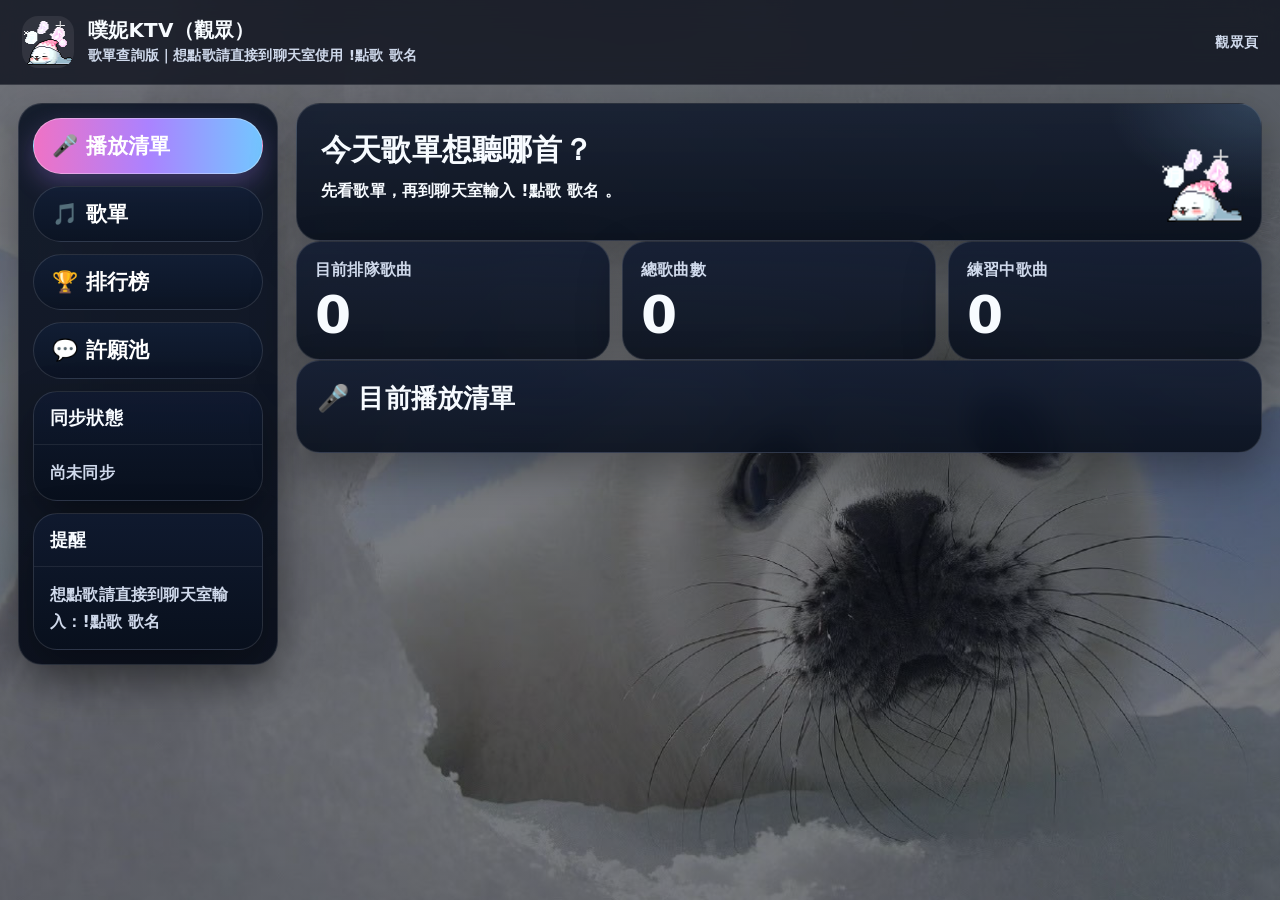
<file: index.html>
<!doctype html>
<html lang="zh-Hant">
<head>
  <meta charset="utf-8" />
  <meta http-equiv="refresh" content="0; url=./audience.html" />
  <meta name="viewport" content="width=device-width,initial-scale=1" />
  <title>噗妮KTV</title>
<link rel="preconnect" href="https://fonts.googleapis.com">
<link rel="preconnect" href="https://fonts.gstatic.com" crossorigin>
<link href="https://fonts.googleapis.com/css2?family=Noto+Sans+TC:wght@400;500;700;900&display=swap" rel="stylesheet">
</head>
<body>
  Redirecting… <a href="./audience.html">觀眾頁</a>
</body>
</html>
</file>
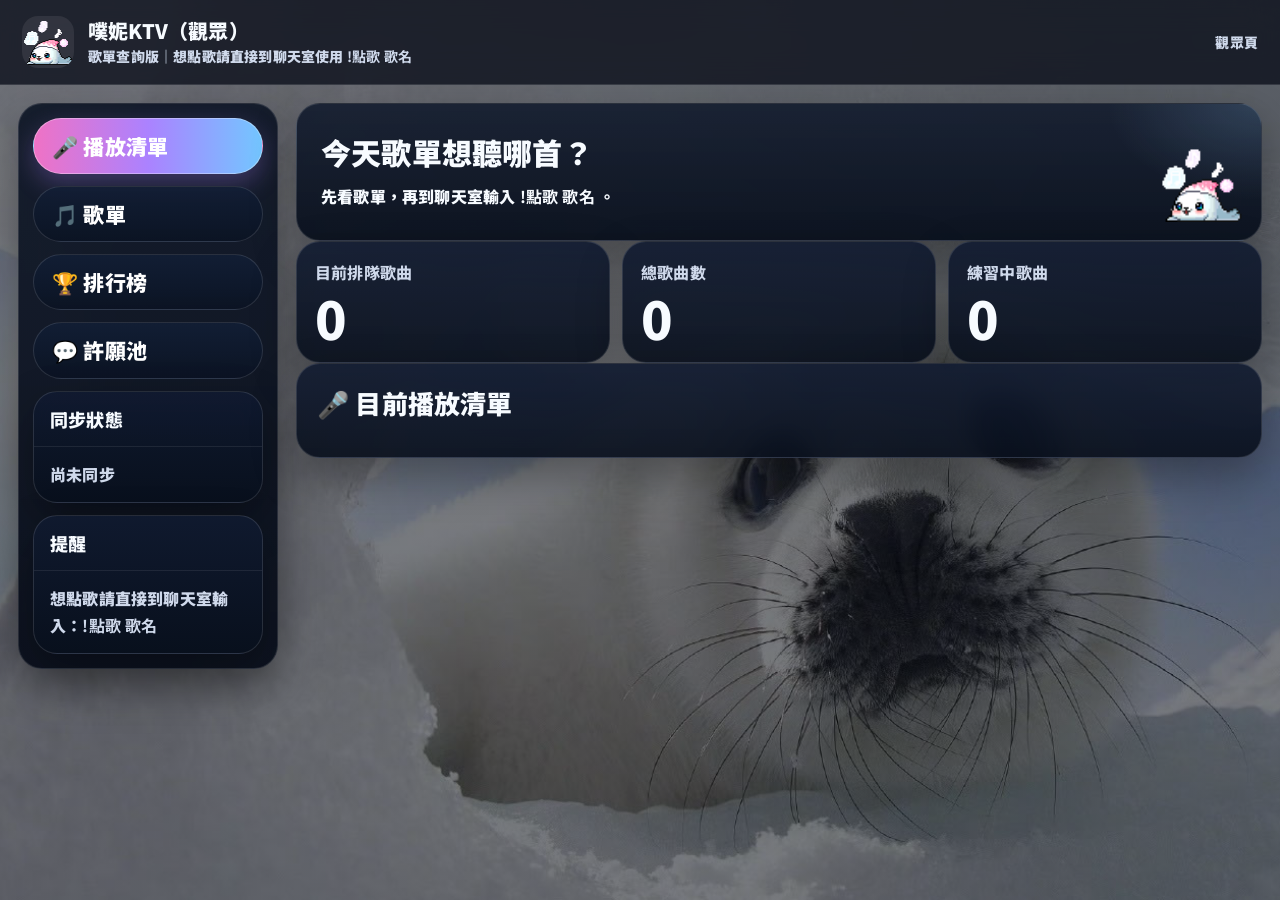
<file: audience.html>
<!doctype html>
<html lang="zh-Hant">
<head>
  <meta charset="utf-8" />
  <meta name="viewport" content="width=device-width,initial-scale=1" />
  <title>噗妮KTV（觀眾）</title>
  <link rel="stylesheet" href="styles.css?v=20260312a" />
<link rel="preconnect" href="https://fonts.googleapis.com">
<link rel="preconnect" href="https://fonts.gstatic.com" crossorigin>
<link href="https://fonts.googleapis.com/css2?family=Noto+Sans+TC:wght@400;500;700;900&display=swap" rel="stylesheet">
</head>
<body class="audience-page">
  <header class="topbar">
    <div class="brand">
      <div class="logo"><img src="cute.gif" alt="cute" /></div>
      <div>
        <div class="title">噗妮KTV（觀眾）</div>
        <div class="subtitle">歌單查詢版｜想點歌請直接到聊天室使用 <b>!點歌 歌名</b></div>
      </div>
    </div>
    <div class="subtitle">觀眾頁</div>
  </header>

  <main class="layout">
    <aside class="sidebar">
      <button class="nav active" data-page="queue">🎤 播放清單</button>
      <button class="nav" data-page="songs">🎵 歌單</button>
      <button class="nav" data-page="leaderboard">🏆 排行榜</button>
      <button class="nav" data-page="wish">💬 許願池</button>

      <div class="panel">
        <div class="panel-title">同步狀態</div>
        <div class="panel-body" id="syncStatus">尚未同步</div>
      </div>

      <div class="panel">
        <div class="panel-title">提醒</div>
        <div class="panel-body">想點歌請直接到聊天室輸入：<b>!點歌 歌名</b></div>
      </div>
    </aside>

    <section class="content">
      <div class="section-shell">
        <div class="page" id="page-queue">
          <div class="hero">
            <h2>今天歌單想聽哪首？</h2>
            <p>先看歌單，再到聊天室輸入 <b>!點歌 歌名 </b>。</p>
          </div>

          <div class="stats-row">
            <div class="stat-card">
              <div class="stat-label">目前排隊歌曲</div>
              <div class="stat-value" id="statQueue">0</div>
            </div>
            <div class="stat-card">
              <div class="stat-label">總歌曲數</div>
              <div class="stat-value" id="statSongs">0</div>
            </div>
            <div class="stat-card">
              <div class="stat-label">練習中歌曲</div>
              <div class="stat-value" id="statPractice">0</div>
            </div>
          </div>

          <div class="card audience-queue-card">
            <div class="card-h">🎤 目前播放清單</div>
            <div id="homeQueue" class="list scroll-list home-queue audience-home-queue"></div>
          </div>
        </div>

        <div class="page hidden" id="page-songs">
          <div class="hero">
            <h2>歌單</h2>
            <p>支援分類與關鍵字搜尋。</p>
          </div>

          <div class="toolbar">
            <div class="search">
              <input id="songSearch" placeholder="搜尋歌名 / 歌手 / 子標籤" />
              <button id="songSearchBtn" class="btn btn-primary">搜尋</button>
              <button id="toggleCats" class="btn">顯示 / 隱藏 分類</button>
            </div>
          </div>

          <div id="catPanel" class="category-wrap">
            <div class="panel-title simple">分類</div>
            <div id="mainCatChips" class="chip-grid"></div>
            <div id="catChips" class="chip-grid mt12"></div>
          </div>

          <div id="songGrid" class="song-grid"></div>
        </div>

        <div class="page hidden" id="page-leaderboard">
          <div class="hero">
            <h2>熱門排行榜</h2>
            <p>依播放次數排序。</p>
          </div>

          <div id="leaderboardList" class="song-grid"></div>
          <div id="leaderboardPager" class="pager"></div>
        </div>

        <div class="page hidden" id="page-wish">
          <div class="hero">
            <h2>許願池</h2>
            <p>不在歌單裡的歌，可以先丟進許願池給主播看。</p>
          </div>

          <div class="card">
            <div class="card-h">💗 新增許願</div>
            <form id="wishForm" class="wish-inline-form">
              <input id="wishSong" placeholder="輸入想許願的歌名" />
              <input id="wishUser" placeholder="你的名字 / 暱稱（可空白）" />
              <button class="btn btn-primary" type="submit">送出到許願池</button>
            </form>
            <div id="wishMsg" class="note-text mt12"></div>
          </div>

          <div class="card">
            <div class="card-h">📮 最近許願</div>
            <div id="wishList" class="list scroll-list"></div>
          </div>
        </div>
      </div>
    </section>
  </main>

<script src="common.js?v=20260325b"></script>
<script src="audience.js?v=20260325b"></script>
</body>
</html>
</file>
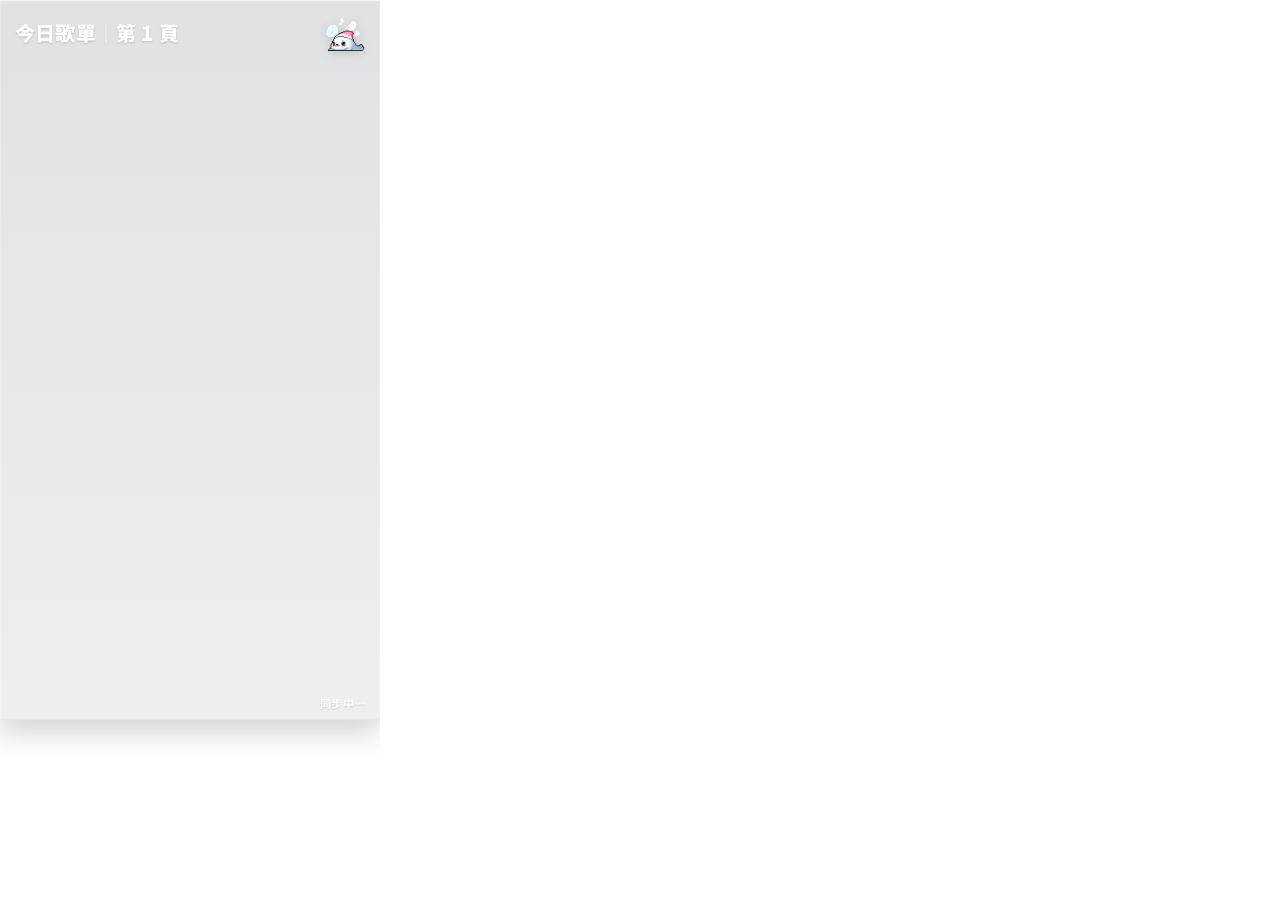
<file: obs.html>
<!doctype html>
<html lang="zh-Hant">
<head>
  <meta charset="utf-8" />
  <meta name="viewport" content="width=device-width,initial-scale=1" />
  <title>噗妮KTV OBS</title>
  <link rel="stylesheet" href="styles.css?v=20260312-stable" />
<link rel="preconnect" href="https://fonts.googleapis.com">
<link rel="preconnect" href="https://fonts.gstatic.com" crossorigin>
<link href="https://fonts.googleapis.com/css2?family=Noto+Sans+TC:wght@400;500;700;900&display=swap" rel="stylesheet">
  <style>
    html, body {
      width: 380px;
      height: 720px;
      overflow: hidden;
    }

    body.obs-body {
      margin: 0;
      background: transparent;
    }

    .obs-root.fixed-obs {
      width: 380px;
      height: 720px;
      padding: 0;
      min-height: 720px;
    }

    .obs-card.fixed-obs-card {
      width: 380px;
      height: 720px;
      min-height: 720px;
      padding: 12px 14px 8px;
      border-radius: 0;
      display: grid;
      grid-template-rows: auto 1fr auto;
      background: linear-gradient(180deg, rgba(132,136,146,.25), rgba(188,190,195,.25));
      border: 1px solid rgba(255,255,255,.22);
      box-shadow:
        inset 0 1px 0 rgba(255,255,255,.18),
        0 12px 28px rgba(0,0,0,.18);
      backdrop-filter: blur(10px);
    }

    .obs-head.fixed-obs-head {
      display: flex;
      align-items: center;
      justify-content: space-between;
      gap: 12px;
      margin-bottom: 6px;
      font-size: 20px;
      line-height: 1.2;
      font-weight: 900;
      color: #fff;
      text-shadow: 0 1px 2px rgba(0,0,0,.18);
    }

    .obs-head-title {
      display: inline-flex;
      align-items: center;
      gap: 6px;
      padding: 0;
      background: transparent;
      box-shadow: none;
    }

    .obs-head .cute {
      width: 40px;
      height: 40px;
      object-fit: contain;
      filter: drop-shadow(0 2px 5px rgba(0,0,0,.15));
      flex: 0 0 auto;
    }

    .obs-list.fixed-obs-list {
      display: flex;
      flex-direction: column;
      gap: 6px;
      min-height: 0;
      overflow: hidden;
    }

    .obs-item.fixed-obs-item {
      display: grid;
      grid-template-columns: 38px minmax(0,1fr) 100px;
      align-items: center;
      gap: 8px;
      min-height: 28px;
      height: 28px;
      padding: 0 10px;
      border-radius: 14px;
      background: linear-gradient(90deg, rgba(76,84,103,.82), rgba(111,120,140,.62));
      border: 1px solid rgba(255,255,255,.16);
      box-shadow: inset 0 1px 0 rgba(255,255,255,.08);
    }

    .obs-item.fixed-obs-item.is-current {
      background: linear-gradient(90deg, rgba(241,110,194,.95), rgba(160,128,248,.94), rgba(111,194,250,.92));
      border-color: rgba(255,255,255,.28);
      box-shadow: 0 10px 26px rgba(0,0,0,.14);
    }

    .obs-item.fixed-obs-item.is-empty,
    .obs-item.fixed-obs-item.is-error {
      grid-template-columns: 1fr;
      height: auto;
      min-height: 52px;
      padding: 12px 14px;
    }

    .obs-num.fixed-obs-num {
      display: flex;
      align-items: center;
      justify-content: center;
      width: 26px;
      height: 26px;
      border-radius: 10px;
      font-size: 13px;
      font-weight: 900;
      color: #fff;
      background: rgba(255,255,255,.12);
    }

    .obs-item.is-current .obs-num.fixed-obs-num {
      background: rgba(255,255,255,.18);
    }

    .obs-main.fixed-obs-main,
    .obs-side.fixed-obs-side {
      min-width: 0;
    }

    .obs-title.fixed-obs-title {
      font-size: 14px;
      line-height: 1;
      font-weight: 900;
      color: #fff;
      white-space: nowrap;
      overflow: hidden;
      text-overflow: ellipsis;
      text-shadow: 0 1px 1px rgba(0,0,0,.18);
    }

    .obs-meta.fixed-obs-meta {
      font-size: 11px;
      line-height: 1;
      color: rgba(255,255,255,.95);
      white-space: nowrap;
      overflow: hidden;
      text-overflow: ellipsis;
      text-align: right;
    }

    .obs-status.fixed-obs-status {
      margin-top: 4px;
      text-align: right;
      font-size: 11px;
      color: rgba(255,255,255,.9);
      text-shadow: 0 1px 1px rgba(0,0,0,.14);
    }
  </style>
</head>
<body class="obs-body">
  <div class="obs-root fixed-obs">
    <div class="obs-card fixed-obs-card">
      <div id="header" class="obs-head fixed-obs-head"></div>
      <div id="list" class="obs-list fixed-obs-list"></div>
      <div id="syncText" class="obs-status fixed-obs-status">同步中…</div>
    </div>
  </div>

  <script src="common.js?v=20260312a"></script>
  <script src="obs.js?v=20260312-stable"></script>
</body>
</html>
</file>
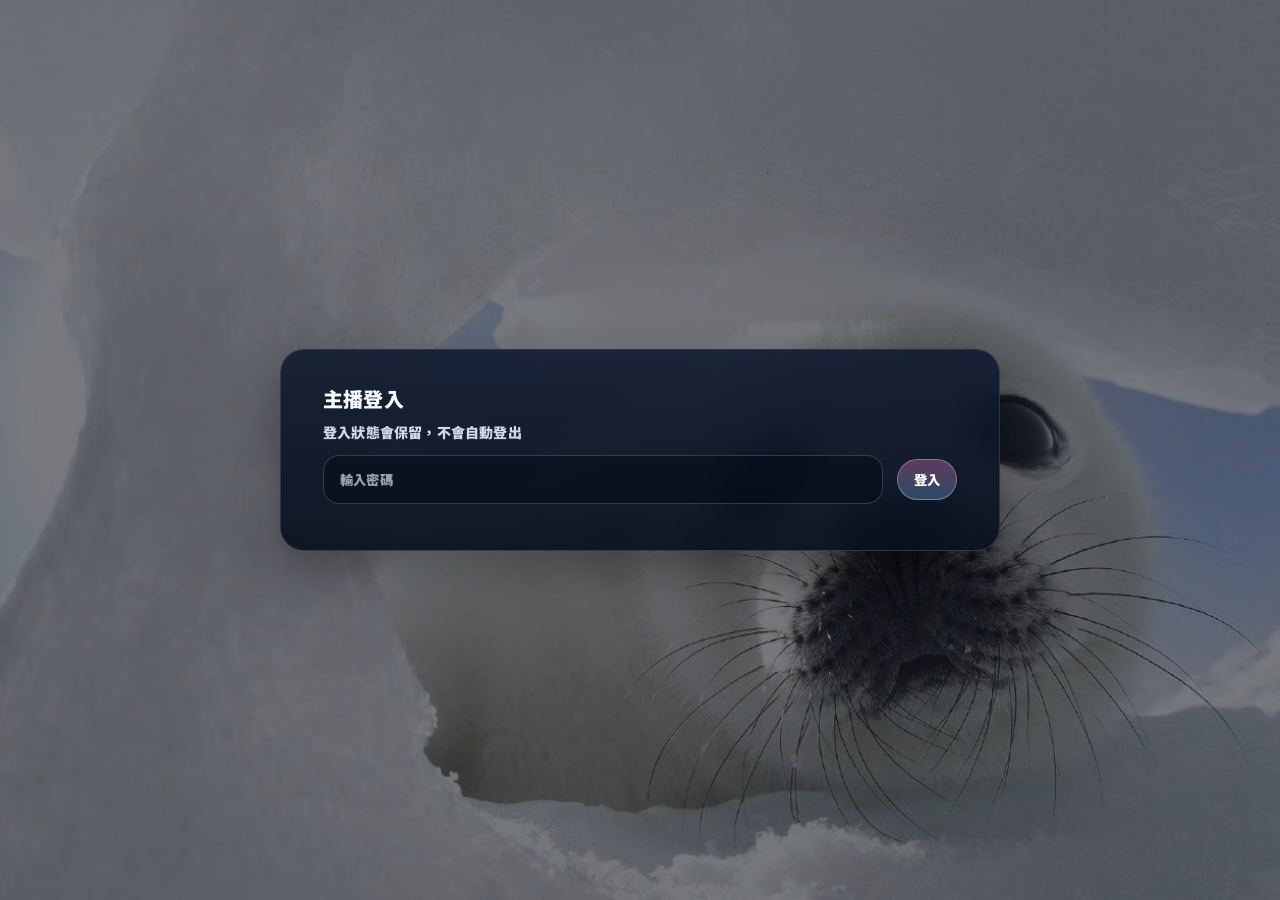
<file: streamer.html>
<!doctype html>
<html lang="zh-Hant">
<head>
  <meta charset="utf-8" />
  <meta name="viewport" content="width=device-width,initial-scale=1" />
  <title>噗妮KTV（主播）</title>
  <link rel="stylesheet" href="styles.css?v=20260312-stable" />
<link rel="preconnect" href="https://fonts.googleapis.com">
<link rel="preconnect" href="https://fonts.gstatic.com" crossorigin>
<link href="https://fonts.googleapis.com/css2?family=Noto+Sans+TC:wght@400;500;700;900&display=swap" rel="stylesheet">
</head>
<body class="streamer-page">
<div id="gate" class="gate">
  <div class="gate-card">
    <div class="title">主播登入</div>
    <div class="subtitle" style="margin-top:8px;">登入狀態會保留，不會自動登出</div>
    <div class="gate-row" style="margin-top:12px;">
      <input id="pw" placeholder="輸入密碼" type="password" />
      <button id="loginBtn" class="btn btn-primary">登入</button>
    </div>
    <div id="gateMsg" class="note-text mt12"></div>
  </div>
</div>

<div id="app" style="display:none">
  <header class="topbar">
    <div class="brand">
      <div class="logo logo-image-wrap"><img src="streamer-logo.png" alt="主播頭像" class="logo-image" /></div>
      <div>
        <div class="title">噗妮KTV（主播）</div>
        <div class="subtitle">直播操作台｜Queue、歌單、OBS、許願池一次管理</div>
      </div>
    </div>
    <div class="topbar-right">
      <div class="subtitle">主播頁</div>
      <button id="logoutBtn" class="btn btn-mini">登出</button>
    </div>
  </header>

  <main class="layout">
    <aside class="sidebar">
      <button class="nav active" data-page="queue">🎤 播放清單</button>
      <button class="nav" data-page="songs">🎵 歌單</button>
      <button class="nav" data-page="leaderboard">🏆 排行榜</button>
      <button class="nav" data-page="wish">💬 許願池</button>
      <div class="panel">
        <div class="panel-title">同步狀態</div>
        <div class="panel-body" id="syncStatus">尚未同步</div>
      </div>
      <div class="panel">
        <div class="panel-title">一鍵 +1 操作紀錄</div>
        <div class="panel-body" id="bulkActionLog" style="max-height:220px; overflow:auto; white-space:pre-wrap; word-break:break-word; font-size:12px; line-height:1.5;">尚無紀錄</div>
      </div>
    </aside>

    <section class="content">
      <div class="section-shell">
        <div class="page" id="page-queue">
          <div class="hero"><h2>主播播放清單</h2><p>左邊直接管理 Queue，右邊可設定播放清單上限與複製 OBS 來源。</p></div>
          <div class="queue-obs-grid">
            <div class="card queue-card">
              <div class="queue-card-head">
                <div>
                  <div class="card-h">🎤 播放清單（Queue）</div>
                  <div class="note-text queue-head-note">第一首就是目前播放。單首可設定現在播放、上下移動、單首 +1、移除。</div>
                </div>
                <div class="bulk-actions">
                  <button id="bulkPlayedBtn" class="btn btn-primary btn-mini" type="button">一鍵全部 +1</button>
                  <button id="bulkRemoveBtn" class="btn btn-danger btn-mini" type="button">一鍵全部刪除</button>
                </div>
              </div>
              <div id="queueList" class="list scroll-list queue-scroll"></div>
            </div>

            <div class="card obs-side-card">
              <div class="card-h">🟪 OBS Browser Source</div>
              <div class="note-text">下方按鈕目前會控制播放清單總上限，Nightbot 點歌、主播手動加歌都會一起受限。</div>
              <div class="obs-setting-row">
                <div class="obs-setting-label">播放清單上限</div>
                <div class="chip-grid" id="obsLimitControls"></div>
              </div>

              <div class="mini-obs-preview">
                <div class="mini-obs-title">OBS 頁面 1（來源網址）</div>
                <div class="obs-link-box mono" id="obsUrl1"></div>
                <div class="obs-url-actions">
                  <button id="copyObsUrlBtn1" class="btn btn-primary" type="button">複製 OBS Source 1</button>
                  <button id="openObsUrlBtn1" class="btn" type="button">開啟 OBS 頁面 1</button>
                  <span id="copyObsMsg1" class="note-text"></span>
                </div>
              </div>

              <div class="mini-obs-preview" style="margin-top:16px;">
                <div class="mini-obs-title">OBS 頁面 2（來源網址）</div>
                <div class="obs-link-box mono" id="obsUrl2"></div>
                <div class="obs-url-actions">
                  <button id="copyObsUrlBtn2" class="btn btn-primary" type="button">複製 OBS Source 2</button>
                  <button id="openObsUrlBtn2" class="btn" type="button">開啟 OBS 頁面 2</button>
                  <span id="copyObsMsg2" class="note-text"></span>
                </div>
              </div>
            </div>
          </div>
        </div>

        <div class="page hidden" id="page-songs">
          <div class="hero"><h2>歌單</h2><p>支援分類與搜尋，點一下就能加入 Queue。</p></div>
          <div class="toolbar"><div class="search"><input id="songSearch" placeholder="搜尋歌名 / 歌手 / 子標籤" /><button id="songSearchBtn" class="btn btn-primary">搜尋</button><button id="toggleCats" class="btn">顯示 / 隱藏 分類</button></div></div>
          <div id="catPanel" class="category-wrap"><div class="panel-title simple">分類</div><div id="mainCatChips" class="chip-grid"></div><div id="catChips" class="chip-grid mt12"></div></div>
          <div id="songGrid" class="song-grid"></div>
        </div>

        <div class="page hidden" id="page-leaderboard">
          <div class="hero"><h2>熱門排行榜</h2><p>依播放次數排序，可直接加入 Queue。</p></div>
          <div id="leaderboardList" class="song-grid"></div>
          <div id="leaderboardPager" class="pager"></div>
        </div>

        <div class="page hidden" id="page-wish">
          <div class="hero"><h2>許願池管理</h2><p>這裡會顯示觀眾的許願歌曲，主播可以查看與刪除。</p></div>
          <div class="card">
            <div class="card-h">💬 許願池</div>
            <div id="wishList" class="list scroll-list"></div>
          </div>
        </div>
      </div>
    </section>
  </main>
</div>

<script src="common.js?v=20260325c"></script>
<script src="streamer.js?v=20260325d"></script>
</body>
</html>
</file>
<file: styles.css>
:root{
  --bg:#0a1221;
  --bg2:#111b31;
  --line:rgba(255,255,255,.12);
  --line-strong:rgba(255,255,255,.24);
  --text:#f7fbff;
  --muted:#cfd9eb;
  --shadow:0 18px 45px rgba(0,0,0,.32);
  --radius-xl:24px;
}

*{box-sizing:border-box}

html,body,
button,input,select,textarea{
  margin:0;
  padding:0;
  color:var(--text);
  font-family:
    "Noto Sans TC",
    "Microsoft JhengHei",
    "PingFang TC",
    sans-serif;
}

body{
font-weight:700;
  min-height:100vh;
  background:
    linear-gradient(rgba(7,11,20,.55),rgba(7,11,20,.55)),
    url('./bg.jpg') center/cover fixed no-repeat;
}

.hidden{display:none!important}
.mt12{margin-top:12px}
.simple{padding:0 0 12px;border:none}
.mono{font-family:ui-monospace,Consolas,monospace}

.topbar{
  position:sticky;
  top:0;
  z-index:10;
  display:flex;
  justify-content:space-between;
  align-items:center;
  padding:16px 22px;
  border-bottom:1px solid var(--line);
  background:rgba(8,13,24,.76);
  backdrop-filter:blur(14px);
}

.brand{
  display:flex;
  align-items:center;
  gap:14px;
}

.topbar-right{
  display:flex;
  align-items:center;
  gap:12px;
}

.logo{
  width:52px;
  height:52px;
  border-radius:16px;
  overflow:hidden;
  background:rgba(255,255,255,.08);
  display:grid;
  place-items:center;
}

.logo img{
  width:100%;
  height:100%;
  object-fit:contain;
}

.logo-image-wrap{background:none}
.logo-image{
  width:52px;
  height:52px;
  border-radius:16px;
  object-fit:cover;
}

.title{
  font-size:20px;
  font-weight:900;
}

.subtitle{
  color:var(--muted);
  font-size:14px;
  line-height:1.6;
}

.layout{
  display:grid;
  grid-template-columns:260px minmax(0,1fr);
  gap:18px;
  padding:18px;
  max-width:1400px;
  margin:0 auto;
}

.sidebar{
  display:flex;
  flex-direction:column;
  gap:12px;
  padding:14px;
  border:1px solid var(--line);
  border-radius:var(--radius-xl);
  background:linear-gradient(180deg,rgba(14,22,38,.92),rgba(8,14,27,.94));
  box-shadow:var(--shadow);
  backdrop-filter:blur(12px);
}

.content{min-width:0}
.section-shell{display:flex;flex-direction:column;gap:16px}

.nav,.btn,.chip{
  border:1px solid var(--line);
  color:#fff;
  background:linear-gradient(180deg,rgba(255,255,255,.10),rgba(255,255,255,.04));
  transition:.15s;
}

.nav{
  background:linear-gradient(180deg,rgba(19,31,54,.92),rgba(12,20,36,.95));
}

.nav:hover,.btn:hover,.chip:hover{
  border-color:var(--line-strong);
  transform:translateY(-1px);
}

.nav{
  width:100%;
  padding:16px 18px;
  border-radius:18px;
  text-align:left;
  cursor:pointer;
  font-weight:900;
  font-size:22px;
  line-height:1.15;
}

.nav.active,.btn-primary,.chip-active{
  background:linear-gradient(180deg,rgba(245,118,197,.34),rgba(113,198,255,.30));
  border-color:rgba(255,255,255,.3);
}

.panel,.card,.hero,.stat-card,.gate-card,.song-card,.queue-row,.wish-item,.obs-card,.obs-item{
  border:1px solid var(--line);
  border-radius:var(--radius-xl);
  background:linear-gradient(180deg,rgba(17,27,49,.90),rgba(9,16,29,.92));
  box-shadow:var(--shadow);
  backdrop-filter:blur(12px);
}

.panel{overflow:hidden}

.panel-title{
  padding:14px 16px;
  border-bottom:1px solid rgba(255,255,255,.08);
  font-size:18px;
  font-weight:900;
}

.panel-body{
  padding:14px 16px;
  color:var(--muted);
}

.card{padding:18px}

.card-h{
  font-size:26px;
  font-weight:900;
  margin-bottom:10px;
}

.note-text,.song-artist,.queue-meta-line,.panel-body{
  color:var(--muted);
  line-height:1.7;
}

.empty-state{
  padding:28px 20px;
  text-align:center;
  border:1px dashed rgba(255,255,255,.12);
  border-radius:20px;
  color:var(--muted);
  background:rgba(6,12,22,.45);
}

.hero{
  position:relative;
  overflow:hidden;
  padding:26px 24px;
  min-height:138px;
  background:
    radial-gradient(16rem 10rem at 100% 0%, rgba(155,208,255,.18), transparent 60%),
    linear-gradient(180deg,rgba(20,29,47,.92),rgba(10,17,30,.96));
}

.hero::after{
  content:"";
  position:absolute;
  right:18px;
  bottom:14px;
  width:84px;
  height:84px;
  background:url('./cute.gif') center/contain no-repeat;
}

.hero h2{
  margin:0 0 10px;
  font-size:30px;
  font-weight:900;
}

.hero p{
  margin:0;
  max-width:calc(100% - 100px);
}

.btn{
  padding:10px 16px;
  border-radius:999px;
  cursor:pointer;
  font-weight:900;
}

.btn-mini{
  padding:8px 13px;
  font-size:14px;
}

.btn-danger{
  background:linear-gradient(180deg,rgba(255,157,177,.18),rgba(255,157,177,.08));
  border-color:rgba(255,157,177,.3);
}

input{
  width:100%;
  padding:14px 16px;
  border-radius:16px;
  border:1px solid rgba(255,255,255,.18);
  background:rgba(7,12,20,.56);
  color:#fff;
  outline:none;
}

input::placeholder{
  color:rgba(230,238,255,.65);
}

.toolbar{
  display:flex;
  gap:16px;
  align-items:center;
  justify-content:space-between;
  flex-wrap:wrap;
}

.search{
  display:grid;
  grid-template-columns:minmax(240px,1fr) auto auto;
  gap:10px;
  width:100%;
}

.stats-row{
  display:grid;
  grid-template-columns:repeat(3,1fr);
  gap:12px;
}

.stat-card{padding:18px}

.stat-label{
  font-size:16px;
  color:var(--muted);
  font-weight:800;
}

.stat-value{
  margin-top:8px;
  font-size:52px;
  font-weight:900;
  line-height:1;
}

.grid-2{
  display:grid;
  grid-template-columns:repeat(2,minmax(0,1fr));
  gap:16px;
}

.song-grid{
  display:grid;
  grid-template-columns:repeat(3,minmax(0,1fr));
  gap:12px;
}

.song-card{
  padding:16px;
  display:flex;
  flex-direction:column;
  gap:8px;
  min-height:148px;
}

.song-title{
  font-size:19px;
  font-weight:900;
  line-height:1.45;
  word-break:break-word;
}

.song-actions{
  margin-top:auto;
  display:flex;
  gap:8px;
  flex-wrap:wrap;
  align-items:center;
}

.badge,.pill,.wish-time{
  display:inline-flex;
  align-items:center;
  justify-content:center;
  padding:5px 10px;
  border-radius:999px;
  border:1px solid rgba(255,255,255,.16);
  background:rgba(255,255,255,.08);
  font-size:12px;
  font-weight:900;
  white-space:nowrap;
}

.badge-now{
  background:rgba(255,255,255,.18);
}

.list{
  display:flex;
  flex-direction:column;
  gap:12px;
}

.scroll-list{
  max-height:720px;
  overflow:auto;
  padding-right:4px;
}

.home-queue{
  max-height:560px;
}

.queue-obs-grid{
  display:grid;
  grid-template-columns:minmax(0,1fr) 360px;
  gap:16px;
  align-items:start;
}

.queue-card-head{
  display:flex;
  justify-content:space-between;
  gap:12px;
  flex-wrap:wrap;
  margin-bottom:14px;
}

.bulk-actions{
  display:flex;
  gap:10px;
  flex-wrap:wrap;
}

.queue-row{
  display:grid;
  grid-template-columns:52px minmax(0,1fr) auto;
  gap:14px;
  align-items:center;
  padding:16px 18px;
  border:1px solid var(--line);
  border-radius:var(--radius-xl);
  background:linear-gradient(180deg,rgba(17,27,49,.90),rgba(9,16,29,.92));
  box-shadow:var(--shadow);
  backdrop-filter:blur(12px);
}

.queue-rank{
  display:grid;
  place-items:center;
  width:38px;
  height:38px;
  border-radius:12px;
  border:1px solid rgba(255,255,255,.16);
  background:rgba(255,255,255,.07);
  font-weight:900;
}

.queue-main{min-width:0}

.queue-title-line{
  display:flex;
  align-items:center;
  gap:8px;
  flex-wrap:nowrap;
  min-width:0;
}

.queue-song-name{
  flex:1 1 auto;
  min-width:0;
  font-size:24px;
  font-weight:900;
  line-height:1.15;
  color:#fff;
  white-space:nowrap;
  overflow:hidden;
  text-overflow:ellipsis;
  word-break:normal;
}
.queue-song-name.qlen-2{
  font-size:21px;
}

.queue-song-name.qlen-3{
  font-size:18px;
}

.queue-actions{
  display:flex;
  gap:8px;
  flex-wrap:wrap;
  align-items:center;
  justify-content:flex-end;
}

.btn-icon{
  min-width:42px;
  padding-left:0;
  padding-right:0;
}

.btn-yt{
  background:linear-gradient(180deg,rgba(255,70,70,.28),rgba(255,70,70,.12));
  border-color:rgba(255,120,120,.32);
}

/* 只有這一條是播放中 */
.queue-row.now-playing-row{
  background:linear-gradient(90deg,rgba(245,118,197,.96),rgba(165,131,255,.95),rgba(113,198,255,.95));
  border-color:rgba(255,255,255,.32);
}

.queue-row.now-playing-row .queue-meta-line,
.queue-row.now-playing-row .pill,
.queue-row.now-playing-row .badge,
.queue-row.now-playing-row .queue-song-name{
  color:#fff;
}

.obs-side-card{
  position:sticky;
  top:96px;
}

.obs-setting-label{
  font-weight:900;
  margin:10px 0 8px;
}

.obs-link-box{
  padding:12px 14px;
  border-radius:18px;
  background:rgba(5,10,18,.55);
  border:1px solid var(--line);
  word-break:break-all;
  line-height:1.55;
  min-height:88px;
}

.obs-url-actions{
  display:flex;
  gap:10px;
  flex-wrap:wrap;
  align-items:center;
  margin-top:12px;
}

.mini-obs-preview{
  margin-top:18px;
  padding-top:16px;
  border-top:1px solid rgba(255,255,255,.08);
}

.mini-obs-title{
  font-weight:900;
  margin-bottom:8px;
}

.obs-mini-list{
  display:flex;
  flex-direction:column;
  gap:8px;
}

.obs-mock-item{
  padding:10px 12px;
  border-radius:16px;
  background:rgba(255,255,255,.08);
}

.obs-mock-item.is-now{
  background:linear-gradient(90deg,rgba(245,118,197,.96),rgba(165,131,255,.95),rgba(113,198,255,.95));
}

.wish-item{
  padding:16px 18px;
  display:flex;
  justify-content:space-between;
  gap:12px;
  align-items:flex-start;
}

.wish-meta{
  display:flex;
  gap:8px;
  align-items:center;
  flex-wrap:wrap;
  justify-content:flex-end;
}

.form-stack{
  display:grid;
  gap:10px;
}

.wish-inline-form{
  display:grid;
  grid-template-columns:minmax(0,2fr) minmax(180px,1fr) auto;
  gap:10px;
  align-items:center;
}

.pager{
  display:flex;
  gap:8px;
  align-items:center;
  flex-wrap:wrap;
  justify-content:center;
  margin-top:12px;
}

.top-ribbon{
  display:inline-flex;
  padding:4px 10px;
  border-radius:999px;
  background:rgba(255,255,255,.12);
  font-size:12px;
  font-weight:900;
  margin-bottom:6px;
}

.gate{
  min-height:100vh;
  display:grid;
  place-items:center;
  padding:20px;
}

.gate-card{
  width:min(720px,94vw);
  padding:34px 42px;
}

.gate-row{
  display:grid;
  grid-template-columns:minmax(0,1fr) auto;
  gap:14px;
  align-items:center;
}

body.obs-body{background:none!important}
body.obs-body::before{display:none}
.obs-transparent{background:none!important}

.obs-transparent .obs-card{
  background:rgba(9,15,28,.16);
  border-color:rgba(255,255,255,.08);
  box-shadow:none;
  backdrop-filter:none;
}

.obs-root{
  padding:12px;
  min-height:100vh;
}

.obs-card{
  min-height:calc(100vh - 24px);
  padding:14px;
  border-radius:24px;
  display:grid;
  grid-template-rows:auto 1fr auto;
  overflow:hidden;
}

.obs-head{
  display:flex;
  align-items:center;
  justify-content:space-between;
  gap:12px;
  font-size:30px;
  font-weight:900;
  margin-bottom:12px;
}

.obs-head .cute{
  width:56px;
  height:56px;
}

.obs-list{
  display:flex;
  flex-direction:column;
  gap:8px;
  min-height:0;
}

.obs-item{
  display:grid;
  grid-template-columns:40px minmax(0,1fr) minmax(120px,32%);
  align-items:center;
  gap:10px;
  padding:0 12px;
  border-radius:18px;
  height:46px;
  background:rgba(255,255,255,.06);
}

.obs-item.is-current{
  background:linear-gradient(90deg,rgba(245,118,197,.94),rgba(165,131,255,.92),rgba(113,198,255,.92));
}

.obs-num{
  display:grid;
  place-items:center;
  width:28px;
  height:28px;
  border-radius:10px;
  background:rgba(255,255,255,.08);
  font-size:13px;
  font-weight:900;
}

.obs-main{min-width:0}

.obs-title{
  font-size:19px;
  font-weight:900;
  white-space:nowrap;
  overflow:hidden;
  text-overflow:ellipsis;
}

.obs-meta{
  font-size:13px;
  color:#f1f6ff;
  opacity:.92;
  white-space:nowrap;
  overflow:hidden;
  text-overflow:ellipsis;
  text-align:right;
}

.obs-status{
  font-size:12px;
  color:rgba(255,255,255,.85);
  margin-top:10px;
  text-align:right;
}

.obs-limit-5 .obs-item{height:54px}
.obs-limit-5 .obs-title{font-size:24px}
.obs-limit-5 .obs-meta{font-size:15px}
.obs-limit-10 .obs-item{height:42px}
.obs-limit-10 .obs-title{font-size:18px}
.obs-limit-10 .obs-meta{font-size:12px}
.obs-limit-15 .obs-item{height:36px}
.obs-limit-15 .obs-title{font-size:15px}
.obs-limit-15 .obs-meta{font-size:11px}
.obs-limit-20 .obs-item{height:31px}
.obs-limit-20 .obs-title{font-size:13px}
.obs-limit-20 .obs-meta{font-size:10px}
.obs-limit-25 .obs-item,
.obs-limit-30 .obs-item{height:27px}
.obs-limit-25 .obs-title,
.obs-limit-30 .obs-title{font-size:11px}
.obs-limit-25 .obs-meta,
.obs-limit-30 .obs-meta{font-size:9px}

::-webkit-scrollbar{width:10px;height:10px}
::-webkit-scrollbar-thumb{
  background:rgba(255,255,255,.15);
  border-radius:999px;
}
::-webkit-scrollbar-track{background:transparent}

.wish-grid{
  display:grid;
  grid-template-columns:repeat(4,minmax(0,1fr));
  gap:14px;
  align-items:stretch;
}

.wish-grid.scroll-list{
  max-height:none;
  overflow:visible;
  padding-right:0;
}

.wish-card{
  padding:16px 16px 14px;
  min-height:180px;
  display:flex;
  flex-direction:column;
  gap:10px;
  border:1px solid var(--line);
  border-radius:22px;
  background:linear-gradient(180deg,rgba(20,32,58,.96),rgba(11,17,30,.95));
  box-shadow:var(--shadow);
}

.wish-card-top{
  display:flex;
  align-items:center;
  justify-content:flex-end;
  gap:10px;
}

.wish-song{
  font-size:22px;
  font-weight:900;
  line-height:1.45;
  word-break:break-word;
  display:-webkit-box;
  -webkit-line-clamp:3;
  -webkit-box-orient:vertical;
  overflow:hidden;
}

.wish-user{
  margin-top:auto;
  color:var(--muted);
  font-size:14px;
  line-height:1.6;
  word-break:break-word;
}

.wish-card-actions{
  margin-top:auto;
  display:flex;
  justify-content:flex-end;
}

.streamer-wish-card{
  min-height:180px;
}

#page-wish .card{overflow:visible}
#page-wish #wishList{margin-top:6px}

.wish-grid-audience .wish-card-audience{
  min-height:140px;
  justify-content:center;
  align-items:flex-start;
  padding:20px 18px;
}

.wish-grid-audience .wish-card-audience .wish-song{
  font-size:18px;
  line-height:1.55;
  -webkit-line-clamp:4;
}

@media (max-width:1180px){
  .queue-obs-grid{grid-template-columns:1fr}
  .obs-side-card{position:static}
  .song-grid{grid-template-columns:repeat(2,minmax(0,1fr))}
  .wish-grid{grid-template-columns:repeat(2,minmax(0,1fr))}
}

@media (max-width:900px){
  .layout{grid-template-columns:1fr}
  .grid-2,.stats-row{grid-template-columns:1fr}
  .song-grid,.wish-grid{grid-template-columns:1fr}
  .queue-row{grid-template-columns:1fr}
  .queue-actions{justify-content:flex-start}
  .search{grid-template-columns:1fr}
  .hero::after{width:70px;height:70px}

  .obs-item{
    grid-template-columns:34px minmax(0,1fr) 72px;
  }

  .obs-meta{
    display:block;
    font-size:11px;
    text-align:right;
    white-space:nowrap;
    overflow:hidden;
    text-overflow:ellipsis;
  }

  .obs-head{font-size:24px}
  .wish-card{min-height:auto}
  .wish-song{font-size:20px}
  .wish-inline-form{grid-template-columns:1fr}
}
/* ===== 全站改成主播播放清單那種粗字體 ===== */
html,body,
button,input,select,textarea{
  font-family:'M PLUS Rounded 1c','Noto Sans TC',system-ui,sans-serif !important;
  font-weight:900 !important;
  letter-spacing:.2px;
}

.title,
.hero h2,
.card-h,
.panel-title,
.panel-subtitle,
.row-title,
.song-title,
.stat-value,
.obs-head,
.obs-title,
.gate-card .title,
.nav,
.btn,
.chip,
.pill,
.badge,
.queue-song-name,
.queue-meta-line,
.wish-song,
.wish-user{
  font-family:'M PLUS Rounded 1c','Noto Sans TC',system-ui,sans-serif !important;
  font-weight:900 !important;
}
/* ===== Queue 專用安全整理版：只動播放清單 ===== */

/* 主播 / 觀眾 queue 整列 */
.queue-row{
  display:grid !important;
  grid-template-columns: 46px minmax(0,1fr) 292px !important;
  gap: 10px !important;
  align-items:center !important;
  padding: 14px 16px !important;
}

/* 左側主資訊 */
.queue-main{
  min-width:0 !important;
}

/* 標題列：永遠單行 */
.queue-title-line{
  display:flex !important;
  align-items:center !important;
  gap:6px !important;
  flex-wrap:nowrap !important;
  min-width:0 !important;
}

/* 歌名優先，單行、省略 */
.queue-song-name{
  flex:1 1 auto !important;
  min-width:0 !important;
  white-space:nowrap !important;
  overflow:hidden !important;
  text-overflow:ellipsis !important;
  line-height:1.1 !important;
  font-size:26px !important;
  letter-spacing:0 !important;
}

/* 長歌名分級縮字 */
.queue-song-name.qlen-2{
  font-size:23px !important;
}

.queue-song-name.qlen-3{
  font-size:20px !important;
}

/* 歌手 badge 再小一點，並限制寬度 */
.queue-title-line .pill{
  flex:0 0 auto !important;
  max-width:58px !important;
  padding:2px 6px !important;
  font-size:10px !important;
  line-height:1 !important;
  white-space:nowrap !important;
  overflow:hidden !important;
  text-overflow:ellipsis !important;
}

/* 播放中 badge 縮緊，不搶空間 */
.queue-title-line .badge,
.queue-title-line .badge-now{
  flex:0 0 auto !important;
  padding:3px 7px !important;
  font-size:11px !important;
  line-height:1 !important;
}

/* 點歌者維持第二行小字 */
.queue-meta-line{
  margin-top:3px !important;
  font-size:13px !important;
  line-height:1.1 !important;
  white-space:nowrap !important;
  overflow:hidden !important;
  text-overflow:ellipsis !important;
}

/* 右邊按鈕區固定，但縮小 */
.queue-actions{
  width:292px !important;
  min-width:292px !important;
  display:flex !important;
  gap:6px !important;
  flex-wrap:nowrap !important;
  align-items:center !important;
  justify-content:flex-end !important;
}

/* queue 內的小按鈕縮小一點 */
.queue-actions .btn,
.queue-actions .btn-mini{
  flex:0 0 auto !important;
  padding:7px 10px !important;
  font-size:12px !important;
  line-height:1 !important;
}

/* 播放箭頭按鈕固定寬 */
.queue-actions .btn-icon{
  min-width:36px !important;
  width:36px !important;
  padding-left:0 !important;
  padding-right:0 !important;
}

/* YT / ▲ / ▼ 三顆再小一點 */
.queue-actions .btn-yt,
.queue-actions [data-up],
.queue-actions [data-down]{
  min-width:38px !important;
}

/* 單首+1 / 移除不准太胖 */
.queue-actions [data-played]{
  padding-left:10px !important;
  padding-right:10px !important;
}

.queue-actions [data-remove]{
  padding-left:10px !important;
  padding-right:10px !important;
}

/* 手機才改成直式，桌機不要亂掉 */
@media (max-width:900px){
  .queue-row{
    grid-template-columns:1fr !important;
  }

  .queue-actions{
    width:auto !important;
    min-width:0 !important;
    flex-wrap:wrap !important;
    justify-content:flex-start !important;
  }
}

@keyframes nowPlayingMarqueeEnterLeave {
  from {
    transform: translate3d(var(--mq-start, 0px), -50%, 0);
  }
  to {
    transform: translate3d(var(--mq-end, 0px), -50%, 0);
  }
}

.queue-row.now-playing-row .queue-title-line{
  overflow:hidden !important;
}

.queue-row.now-playing-row .queue-song-name{
  display:block !important;
  min-width:0 !important;
  overflow:hidden !important;
  position:relative !important;
  text-overflow:clip !important;
}

.queue-row.now-playing-row .queue-song-name.marquee-holder{
  overflow:hidden !important;
}

.queue-row.now-playing-row .queue-song-track{
  position:absolute !important;
  left:0 !important;
  top:50% !important;
  display:inline-block !important;
  white-space:nowrap !important;
  will-change:transform !important;
  animation: nowPlayingMarqueeEnterLeave var(--mq-duration, 10s) linear infinite !important;
}

.queue-row.now-playing-row .queue-song-track .queue-song-text{
  display:inline-block !important;
  white-space:nowrap !important;
  min-width:max-content !important;
}


/* ===== 2026 marquee fix ===== */
.queue-row.now-playing-row .queue-song-name{
  display:flex !important;
  align-items:center !important;
  min-height:1.2em !important;
}

.queue-row.now-playing-row .queue-song-name.marquee-holder{
  position:relative !important;
  overflow:hidden !important;
  text-overflow:clip !important;
}

.queue-row.now-playing-row .queue-song-track{
  position:absolute !important;
  left:0 !important;
  top:50% !important;
  transform:translate3d(var(--mq-start, 0px), -50%, 0) !important;
  display:inline-block !important;
  white-space:nowrap !important;
  will-change:transform !important;
  pointer-events:none !important;
  animation: nowPlayingMarqueeEnterLeave var(--mq-duration, 10s) linear infinite !important;
}

.queue-row.now-playing-row .queue-song-track .queue-song-text{
  display:inline-block !important;
  white-space:nowrap !important;
  min-width:max-content !important;
}

.obs-item.is-current .obs-main,
.obs-item.is-current .obs-title{
  min-width:0 !important;
}

.obs-item.is-current .obs-title.obs-marquee-holder{
  position:relative !important;
  display:block !important;
  overflow:hidden !important;
  text-overflow:clip !important;
}

.obs-item.is-current .obs-title-track{
  position:absolute !important;
  left:0 !important;
  top:50% !important;
  transform:translate3d(var(--obs-mq-start, 0px), -50%, 0) !important;
  display:inline-block !important;
  white-space:nowrap !important;
  will-change:transform !important;
  pointer-events:none !important;
  animation: obsTitleMarqueeEnterLeave var(--obs-mq-duration, 10s) linear infinite !important;
}

.obs-item.is-current .obs-title-text{
  display:inline-block !important;
  white-space:nowrap !important;
  min-width:max-content !important;
}

@keyframes obsTitleMarqueeEnterLeave {
  from {
    transform: translate3d(var(--obs-mq-start, 0px), -50%, 0);
  }
  to {
    transform: translate3d(var(--obs-mq-end, 0px), -50%, 0);
  }
}


/* ===== marquee rewrite 2026-03 ===== */
:root{
  --queue-marquee-gap: 48px;
  --obs-marquee-gap: 48px;
}

.queue-title-line{
  min-width: 0;
}

.queue-title-line .pill{
  flex: 0 0 auto;
}

.queue-row.now-playing-row .queue-song-name{
  flex: 1 1 auto !important;
  min-width: 0 !important;
  display: block !important;
  position: relative !important;
  overflow: hidden !important;
  text-overflow: clip !important;
  white-space: nowrap !important;
  line-height: 1.2 !important;
}

.queue-row.now-playing-row .queue-song-name.is-marquee-active{
  min-height: 1.2em !important;
}

.queue-row.now-playing-row .queue-song-track{
  position: absolute !important;
  left: 0 !important;
  top: 50% !important;
  display: inline-flex !important;
  align-items: center !important;
  white-space: nowrap !important;
  will-change: transform !important;
  pointer-events: none !important;
  transform: translate3d(var(--mq-from, 0px), -50%, 0) !important;
  animation: queueNowPlayingMarquee var(--mq-duration, 10s) linear infinite !important;
}

.queue-row.now-playing-row .queue-song-track .queue-song-text{
  display: inline-block !important;
  white-space: nowrap !important;
}

.obs-item.is-current .obs-main{
  min-width: 0 !important;
}

.obs-item.is-current .obs-title{
  position: relative !important;
  display: block !important;
  min-width: 0 !important;
  overflow: hidden !important;
  text-overflow: clip !important;
  white-space: nowrap !important;
  line-height: 1.15 !important;
}

.obs-item.is-current .obs-title.is-marquee-active{
  min-height: 1.15em !important;
}

.obs-item.is-current .obs-title-track{
  position: absolute !important;
  left: 0 !important;
  top: 50% !important;
  display: inline-flex !important;
  align-items: center !important;
  white-space: nowrap !important;
  will-change: transform !important;
  pointer-events: none !important;
  transform: translate3d(var(--obs-mq-from, 0px), -50%, 0) !important;
  animation: obsNowPlayingMarquee var(--obs-mq-duration, 10s) linear infinite !important;
}

.obs-item.is-current .obs-title-track .obs-title-text{
  display: inline-block !important;
  white-space: nowrap !important;
}

@keyframes queueNowPlayingMarquee {
  from { transform: translate3d(var(--mq-from, 0px), -50%, 0); }
  to { transform: translate3d(var(--mq-to, 0px), -50%, 0); }
}

@keyframes obsNowPlayingMarquee {
  from { transform: translate3d(var(--obs-mq-from, 0px), -50%, 0); }
  to { transform: translate3d(var(--obs-mq-to, 0px), -50%, 0); }
}




/* ===== FINAL JS MARQUEE OVERRIDES 2026-03-12 ===== */
/* Queue marquee: CSS 只保留定位，動畫全部交給 JS */
.queue-title-line{
  min-width:0 !important;
}

.queue-title-line .pill{
  flex:0 0 auto !important;
}

.queue-main{
  min-width:0 !important;
}

.queue-row.now-playing-row .queue-title-line{
  overflow:hidden !important;
}

.queue-row.now-playing-row .queue-song-name{
  flex:1 1 auto !important;
  min-width:0 !important;
  width:100% !important;
  display:block !important;
  position:relative !important;
  overflow:hidden !important;
  text-overflow:clip !important;
  white-space:nowrap !important;
  line-height:1.2 !important;
}

.queue-row.now-playing-row .queue-song-name[data-marquee="on"]{
  min-height:1.25em !important;
}

.queue-row.now-playing-row .queue-song-track{
  position:absolute !important;
  left:0 !important;
  top:50% !important;
  display:inline-flex !important;
  align-items:center !important;
  white-space:nowrap !important;
  will-change:transform !important;
  pointer-events:none !important;
  transform:translate3d(0,-50%,0) !important;
  animation:none !important;
}

.queue-row.now-playing-row .queue-song-track .queue-song-text{
  display:inline-block !important;
  white-space:nowrap !important;
  min-width:max-content !important;
  flex:0 0 auto !important;
}

.queue-row.now-playing-row .queue-song-gap{
  display:inline-block !important;
  width:56px !important;
  min-width:56px !important;
  flex:0 0 56px !important;
  height:1px !important;
}

/* OBS marquee: CSS 只保留定位，動畫全部交給 JS / OBS script */
.obs-item.is-current .obs-main,
.obs-item.is-current .obs-title{
  min-width:0 !important;
}

.obs-item.is-current .obs-title{
  position:relative !important;
  display:block !important;
  overflow:hidden !important;
  text-overflow:clip !important;
  white-space:nowrap !important;
  line-height:1.15 !important;
}

.obs-item.is-current .obs-title[data-marquee="on"]{
  min-height:1.15em !important;
}

.obs-item.is-current .obs-title-track{
  position:absolute !important;
  left:0 !important;
  top:50% !important;
  display:inline-flex !important;
  align-items:center !important;
  white-space:nowrap !important;
  will-change:transform !important;
  pointer-events:none !important;
  transform:translate3d(0,-50%,0) !important;
  animation:none !important;
}

.obs-item.is-current .obs-title-track .obs-title-text{
  display:inline-block !important;
  white-space:nowrap !important;
  min-width:max-content !important;
  flex:0 0 auto !important;
}

.obs-item.is-current .obs-title-gap{
  display:inline-block !important;
  width:44px !important;
  min-width:44px !important;
  flex:0 0 44px !important;
  height:1px !important;
}



/* ===== FINAL NORMAL-FILENAME MARQUEE OVERRIDES ===== */
.queue-song-name{
  text-overflow:clip !important;
}

.queue-song-name .queue-song-text{
  display:inline-block !important;
  white-space:nowrap !important;
  min-width:max-content !important;
  max-width:none !important;
}

.queue-row .queue-title-line{
  min-width:0 !important;
}

.queue-row .queue-main{
  min-width:0 !important;
}

.queue-row .queue-song-name{
  position:relative !important;
  display:block !important;
  overflow:hidden !important;
  white-space:nowrap !important;
}

.queue-row.now-playing-row .queue-song-name{
  min-height:1.2em !important;
}

.queue-row.now-playing-row .queue-song-track{
  position:absolute !important;
  left:0 !important;
  top:50% !important;
  display:inline-flex !important;
  align-items:center !important;
  white-space:nowrap !important;
  pointer-events:none !important;
  will-change:transform !important;
  transform:translate3d(var(--mq-x, 0px), -50%, 0) !important;
  animation:none !important;
}

.queue-row.now-playing-row .queue-song-gap{
  display:inline-block !important;
  flex:0 0 52px !important;
  width:52px !important;
}

.queue-row.now-playing-row .queue-song-track .queue-song-text{
  font-size:inherit !important;
}

.obs-title{
  text-overflow:clip !important;
}

.obs-title .obs-title-text{
  display:inline-block !important;
  white-space:nowrap !important;
  min-width:max-content !important;
  max-width:none !important;
}

.obs-item .obs-main,
.obs-item .obs-title{
  min-width:0 !important;
}

.obs-item .obs-title{
  position:relative !important;
  display:block !important;
  overflow:hidden !important;
  white-space:nowrap !important;
}

.obs-item.is-current .obs-title-track{
  position:absolute !important;
  left:0 !important;
  top:50% !important;
  display:inline-flex !important;
  align-items:center !important;
  white-space:nowrap !important;
  pointer-events:none !important;
  will-change:transform !important;
  transform:translate3d(var(--obs-mq-x, 0px), -50%, 0) !important;
  animation:none !important;
}

.obs-item.is-current .obs-title-gap{
  display:inline-block !important;
  flex:0 0 44px !important;
  width:44px !important;
}


/* audience queue title fix */
.audience-page .home-queue .queue-row:not(.now-playing-row) .queue-song-name{
  white-space:normal !important;
}
.audience-page .home-queue .queue-row:not(.now-playing-row) .queue-song-text{
  display:-webkit-box !important;
  -webkit-box-orient:vertical !important;
  -webkit-line-clamp:2 !important;
  overflow:hidden !important;
  white-space:normal !important;
  min-width:0 !important;
  max-width:100% !important;
}


/* ===== 2026-03-12 targeted cleanup ===== */
body.audience-page .queue-row{
  grid-template-columns:52px minmax(0,1fr) !important;
}

body.audience-page .audience-queue-card{
  padding:20px !important;
}

body.audience-page .audience-home-queue{
  max-height:none !important;
}

body.audience-page #page-queue .queue-title-line{
  gap:10px !important;
}

body.audience-page #page-queue .queue-song-name{
  font-size:28px !important;
  width:100% !important;
}

body.audience-page #page-queue .queue-meta-line{
  margin-top:6px !important;
  font-size:15px !important;
}

body.audience-page #page-queue .queue-row.now-playing-row{
  padding:16px 18px !important;
}

body.audience-page #page-queue .queue-row.now-playing-row .queue-main,
body.audience-page #page-queue .queue-row.now-playing-row .queue-title-line,
body.audience-page #page-queue .queue-row.now-playing-row .queue-song-name{
  min-width:0 !important;
  max-width:100% !important;
}

body.audience-page #page-queue .queue-row.now-playing-row .queue-song-name{
  overflow:hidden !important;
}

body.audience-page #page-queue .queue-row.now-playing-row .queue-song-track{
  max-width:none !important;
}

/* category wrapper back to pill style with translucent gray shell */
.category-wrap{
  padding:16px 18px !important;
  border-radius:26px !important;
  border:1px solid rgba(255,255,255,.14) !important;
  background:rgba(90,98,115,.5) !important;
  box-shadow:0 14px 36px rgba(0,0,0,.18) !important;
  backdrop-filter:blur(10px) !important;
}

.category-wrap .panel-title{
  border-bottom:none !important;
  padding:0 0 14px !important;
  background:none !important;
}

.chip-grid{
  display:flex !important;
  flex-wrap:wrap !important;
  gap:10px !important;
}

.chip{
  border-radius:999px !important;
  padding:10px 18px !important;
  background:linear-gradient(180deg,rgba(49,60,84,.9),rgba(27,36,57,.95)) !important;
  border:1px solid rgba(255,255,255,.18) !important;
  box-shadow:inset 0 1px 0 rgba(255,255,255,.08), 0 8px 18px rgba(0,0,0,.14) !important;
}

.chip-active,
.nav.active,
.btn-rainbow,
#copyObsUrlBtn1,#copyObsUrlBtn2,
#bulkRemoveBtn{
  background:linear-gradient(90deg,#ef72c5 0%, #ab82ff 50%, #73c6ff 100%) !important;
  border-color:rgba(255,255,255,.34) !important;
  color:#fff !important;
  box-shadow:0 10px 24px rgba(171,130,255,.28) !important;
}

/* top nav pills */
.nav{
  border-radius:999px !important;
  font-size:21px !important;
  padding:15px 18px !important;
}

/* streamer obs selected vs unselected */
.streamer-page #obsLimitControls .chip{
  background:linear-gradient(180deg,rgba(37,47,69,.92),rgba(20,29,47,.95)) !important;
}
.streamer-page #obsLimitControls .chip.chip-active{
  background:linear-gradient(90deg,#ef72c5 0%, #ab82ff 50%, #73c6ff 100%) !important;
}

/* open obs buttons stay normal */
#openObsUrlBtn1,#openObsUrlBtn2{
  background:linear-gradient(180deg,rgba(255,255,255,.10),rgba(255,255,255,.04)) !important;
  border-color:var(--line) !important;
  box-shadow:none !important;
}

/* queue add buttons: premium deep purple */
#bulkPlayedBtn,
.streamer-page [data-played],
.streamer-page [data-songid]{
  background:linear-gradient(135deg,rgba(84,34,138,.96) 0%, rgba(120,58,187,.96) 52%, rgba(53,25,101,.98) 100%) !important;
  border-color:rgba(205,177,255,.3) !important;
  color:#fff !important;
  box-shadow:0 12px 24px rgba(64,26,116,.28) !important, inset 0 1px 0 rgba(255,255,255,.12) !important;
}

.streamer-page [data-played]:hover,
.streamer-page [data-songid]:hover,
#bulkPlayedBtn:hover{
  transform:translateY(-1px);
  filter:brightness(1.05);
}

/* keep danger delete distinct */
.btn-danger,
.streamer-page [data-remove]{
  background:linear-gradient(180deg,rgba(255,157,177,.18),rgba(255,157,177,.08)) !important;
  border-color:rgba(255,157,177,.3) !important;
}

/* audience full-width queue card spacing */
body.audience-page #page-queue .card-h{
  margin-bottom:16px !important;
}

/* category panel spacing for both pages */
body.audience-page #page-songs #catPanel,
body.streamer-page #page-songs #catPanel{
  margin-bottom:6px !important;
}

@media (max-width:900px){
  body.audience-page .queue-row{
    grid-template-columns:46px minmax(0,1fr) !important;
  }
}


/* ===== FINAL STREAMER QUEUE BUTTON RESTORE ===== */
body.streamer-page #page-queue .queue-actions .btn,
body.streamer-page #page-queue .queue-actions .btn-mini{
  border-width:1px !important;
  border-style:solid !important;
  color:#fff !important;
  opacity:1 !important;
  box-shadow:0 10px 22px rgba(0,0,0,.22), inset 0 1px 0 rgba(255,255,255,.16) !important;
  backdrop-filter:none !important;
}

body.streamer-page #page-queue .queue-actions [data-current]{
  background:linear-gradient(90deg,#ef72c5 0%, #ab82ff 50%, #73c6ff 100%) !important;
  border-color:rgba(255,255,255,.34) !important;
}

body.streamer-page #page-queue .queue-actions [data-yt]{
  background:linear-gradient(135deg,#8b1010 0%, #c71f1f 45%, #f04a3a 100%) !important;
  border-color:rgba(255,214,214,.28) !important;
}

body.streamer-page #page-queue .queue-actions [data-up]{
  background:linear-gradient(135deg,#8a3d00 0%, #c9680f 48%, #f2a246 100%) !important;
  border-color:rgba(255,222,183,.28) !important;
}

body.streamer-page #page-queue .queue-actions [data-down]{
  background:linear-gradient(135deg,#8a6b00 0%, #c99d10 48%, #f1cc46 100%) !important;
  border-color:rgba(255,242,182,.30) !important;
  color:#fff !important;
}

body.streamer-page #page-queue .queue-actions [data-played]{
  background:linear-gradient(135deg,#54228a 0%, #783abb 52%, #351965 100%) !important;
  border-color:rgba(205,177,255,.30) !important;
}

body.streamer-page #page-queue .queue-actions [data-remove]{
  background:linear-gradient(135deg,#0f3e86 0%, #1f62c8 48%, #51a5ff 100%) !important;
  border-color:rgba(191,224,255,.30) !important;
}

body.streamer-page #page-queue .queue-actions [data-current]:disabled{
  filter:saturate(.95) brightness(.96) !important;
  opacity:1 !important;
}

body.streamer-page #page-queue .queue-actions .btn:hover,
body.streamer-page #page-queue .queue-actions .btn-mini:hover{
  transform:translateY(-1px) !important;
  filter:brightness(1.04) !important;
}

/* ===== FINAL OBS MARQUEE SMOOTH OVERRIDE ===== */
body.obs-body .obs-item,
body.obs-body .obs-item .obs-main,
body.obs-body .obs-item .obs-title{
  min-width:0 !important;
}

body.obs-body .obs-item .obs-title{
  position:relative !important;
  display:block !important;
  overflow:hidden !important;
  white-space:nowrap !important;
  text-overflow:clip !important;
  contain:layout paint style !important;
  backface-visibility:hidden !important;
  transform:translateZ(0) !important;
}

body.obs-body .obs-item.is-current .obs-title-track{
  position:absolute !important;
  left:0 !important;
  top:50% !important;
  display:inline-flex !important;
  align-items:center !important;
  white-space:nowrap !important;
  pointer-events:none !important;
  will-change:transform !important;
  transform:translate3d(var(--obs-mq-x, 0px), -50%, 0) !important;
  animation:none !important;
  backface-visibility:hidden !important;
}

body.obs-body .obs-item.is-current .obs-title-track .obs-title-text{
  display:inline-block !important;
  white-space:nowrap !important;
  min-width:max-content !important;
  flex:0 0 auto !important;
}

body.obs-body .obs-item.is-current .obs-title-gap{
  display:inline-block !important;
  width:2px !important;
  min-width:2px !important;
  flex:0 0 2px !important;
  height:1px !important;
}

body.obs-body .obs-item.is-current .obs-title,
body.obs-body .obs-item.is-current .obs-title-track,
body.obs-body .obs-item.is-current .obs-title.obs-marquee-holder,
body.obs-body .obs-item.is-current .obs-title.is-marquee-active{
  animation:none !important;
}
</file>
